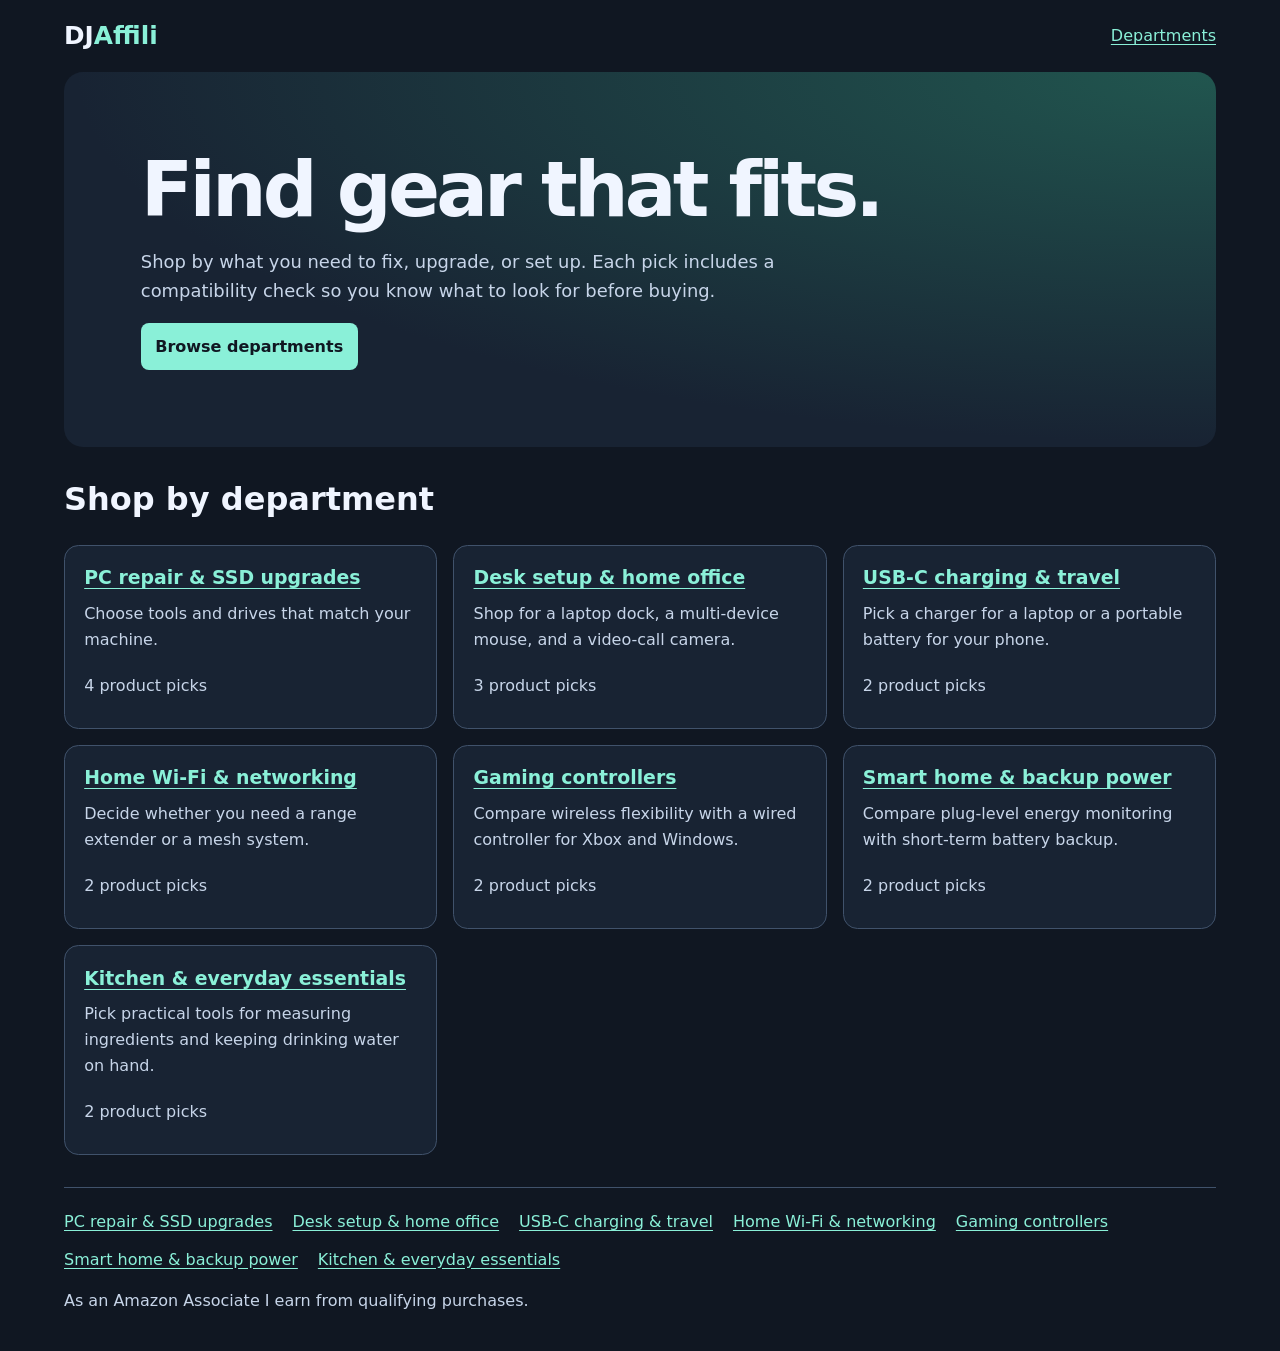
<file: index.html>
<!doctype html>
<html lang="en">
<head>
  <meta charset="utf-8">
  <meta name="viewport" content="width=device-width, initial-scale=1">
  <title>PC, Home &amp; Everyday Buying Guides | DJAffili</title>
  <meta name="description" content="Compare PC repair tools, desk gear, chargers, home Wi-Fi, gaming controllers, smart home gear, and kitchen essentials.">
  <link rel="canonical" href="https://djaffili.com/">
  <meta property="og:type" content="website">
  <meta property="og:title" content="PC, Home &amp; Everyday Buying Guides | DJAffili">
  <meta property="og:description" content="Compare PC repair tools, desk gear, chargers, home Wi-Fi, gaming controllers, smart home gear, and kitchen essentials.">
  <meta property="og:url" content="https://djaffili.com/">
  <link rel="stylesheet" href="/storefront.css">
  <script type="application/ld+json">{"@context":"https://schema.org","@type":"WebSite","name":"DJAffili","url":"https://djaffili.com/"}</script>
</head>
<body>
  <a class="skip" href="#main">Skip to content</a>
  <header class="shell header">
    <a class="brand" href="/">DJ<span>Affili</span></a>
    <nav aria-label="Main"><a href="/#departments">Departments</a></nav>
  </header>
  <main id="main" class="shell">
    <section class="hero">
      <h1>Find gear that fits.</h1>
      <p>Shop by what you need to fix, upgrade, or set up. Each pick includes a compatibility check so you know what to look for before buying.</p>
      <a class="button" href="#departments">Browse departments</a>
    </section>
    <section id="departments" class="section">
      <h2>Shop by department</h2>
      <div class="grid">
        <article class="card">
          <h3><a href="/shop/pc-repair.html">PC repair &amp; SSD upgrades</a></h3>
          <p>Choose tools and drives that match your machine.</p>
          <p class="count">4 product picks</p>
        </article>
        <article class="card">
          <h3><a href="/shop/desk-setup.html">Desk setup &amp; home office</a></h3>
          <p>Shop for a laptop dock, a multi-device mouse, and a video-call camera.</p>
          <p class="count">3 product picks</p>
        </article>
        <article class="card">
          <h3><a href="/shop/charging.html">USB-C charging &amp; travel</a></h3>
          <p>Pick a charger for a laptop or a portable battery for your phone.</p>
          <p class="count">2 product picks</p>
        </article>
        <article class="card">
          <h3><a href="/shop/home-networking.html">Home Wi-Fi &amp; networking</a></h3>
          <p>Decide whether you need a range extender or a mesh system.</p>
          <p class="count">2 product picks</p>
        </article>
        <article class="card">
          <h3><a href="/shop/gaming.html">Gaming controllers</a></h3>
          <p>Compare wireless flexibility with a wired controller for Xbox and Windows.</p>
          <p class="count">2 product picks</p>
        </article>
        <article class="card">
          <h3><a href="/shop/smart-home.html">Smart home &amp; backup power</a></h3>
          <p>Compare plug-level energy monitoring with short-term battery backup.</p>
          <p class="count">2 product picks</p>
        </article>
        <article class="card">
          <h3><a href="/shop/kitchen.html">Kitchen &amp; everyday essentials</a></h3>
          <p>Pick practical tools for measuring ingredients and keeping drinking water on hand.</p>
          <p class="count">2 product picks</p>
        </article>
      </div>
    </section>
  </main>
  <footer class="shell">
    <nav aria-label="Shop departments"><a href="/shop/pc-repair.html">PC repair &amp; SSD upgrades</a> <a href="/shop/desk-setup.html">Desk setup &amp; home office</a> <a href="/shop/charging.html">USB-C charging &amp; travel</a> <a href="/shop/home-networking.html">Home Wi-Fi &amp; networking</a> <a href="/shop/gaming.html">Gaming controllers</a> <a href="/shop/smart-home.html">Smart home &amp; backup power</a> <a href="/shop/kitchen.html">Kitchen &amp; everyday essentials</a></nav>
    <p>As an Amazon Associate I earn from qualifying purchases.</p>
  </footer>
</body>
</html>
</file>
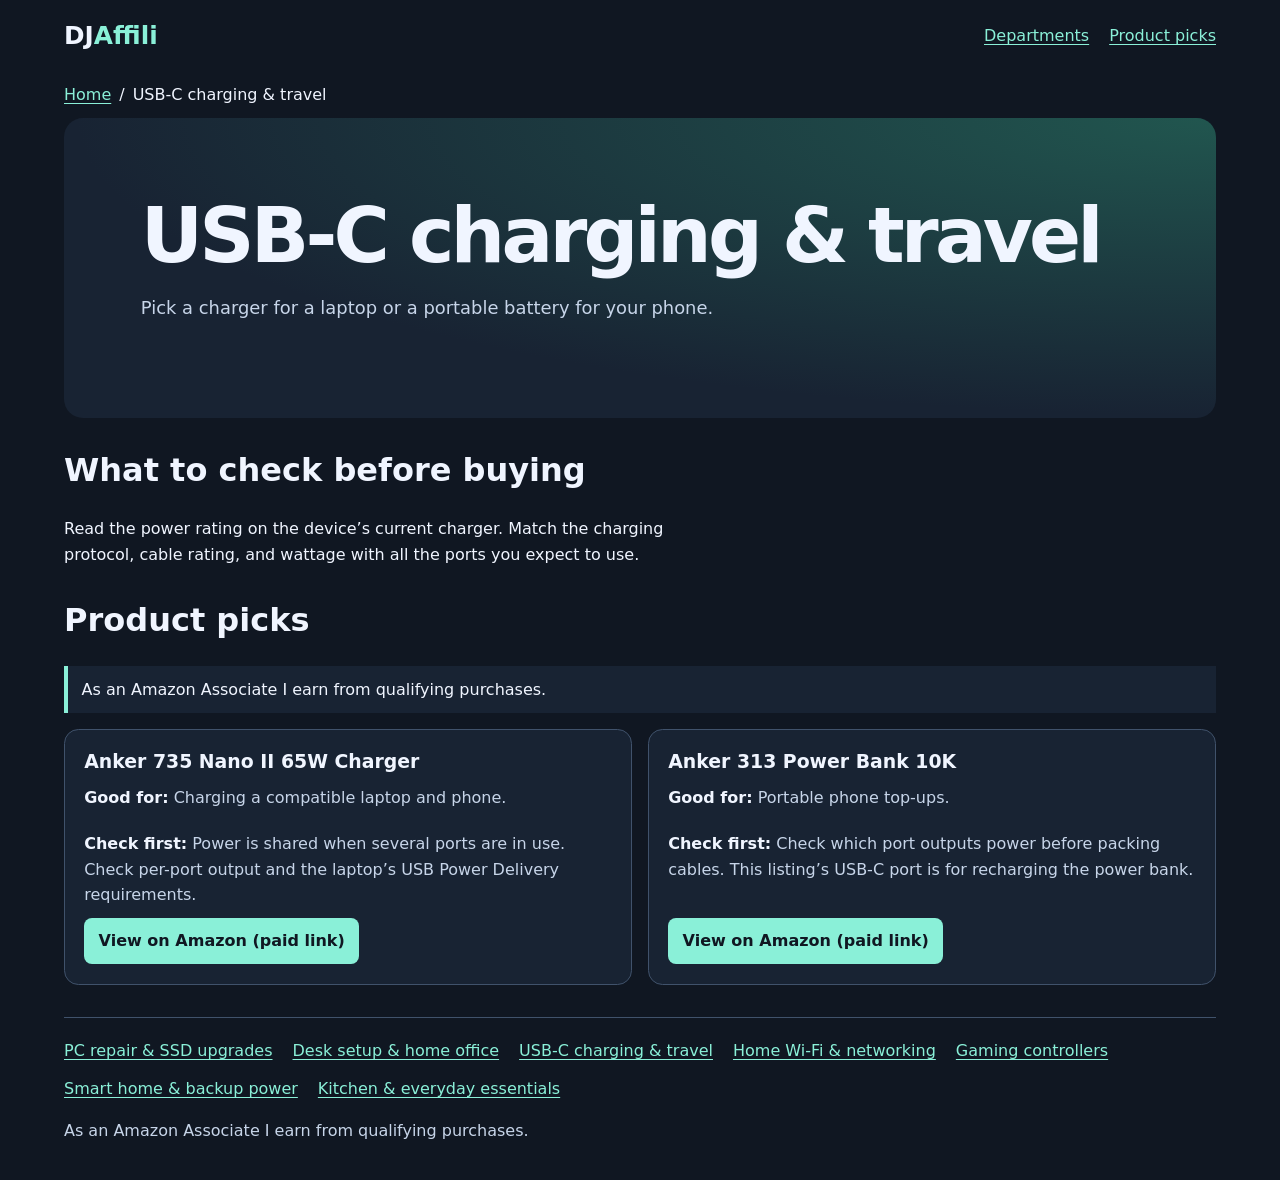
<file: shop/charging.html>
<!doctype html>
<html lang="en">
<head>
  <meta charset="utf-8">
  <meta name="viewport" content="width=device-width, initial-scale=1">
  <title>USB-C charging &amp; travel | DJAffili</title>
  <meta name="description" content="Pick a charger for a laptop or a portable battery for your phone.">
  <link rel="canonical" href="https://djaffili.com/shop/charging.html">
  <meta property="og:type" content="website">
  <meta property="og:title" content="USB-C charging &amp; travel | DJAffili">
  <meta property="og:description" content="Pick a charger for a laptop or a portable battery for your phone.">
  <meta property="og:url" content="https://djaffili.com/shop/charging.html">
  <link rel="stylesheet" href="/storefront.css">
  <script type="application/ld+json">{"@context":"https://schema.org","@type":"BreadcrumbList","itemListElement":[{"@type":"ListItem","position":1,"name":"Home","item":"https://djaffili.com/"},{"@type":"ListItem","position":2,"name":"USB-C charging & travel","item":"https://djaffili.com/shop/charging.html"}]}</script>
</head>
<body>
  <a class="skip" href="#main">Skip to content</a>
  <header class="shell header">
    <a class="brand" href="/">DJ<span>Affili</span></a>
    <nav aria-label="Main"><a href="/#departments">Departments</a> <a href="#picks">Product picks</a></nav>
  </header>
  <main id="main" class="shell">
    <nav class="crumb" aria-label="Breadcrumb"><a href="/">Home</a> / <span aria-current="page">USB-C charging &amp; travel</span></nav>
    <section class="hero">
      <h1>USB-C charging &amp; travel</h1>
      <p>Pick a charger for a laptop or a portable battery for your phone.</p>
    </section>
    <section class="section" aria-labelledby="guide">
      <h2 id="guide">What to check before buying</h2>
      <p class="guide">Read the power rating on the device’s current charger. Match the charging protocol, cable rating, and wattage with all the ports you expect to use.</p>
    </section>
    <section id="picks" class="section">
      <h2>Product picks</h2>
      <p class="disclosure">As an Amazon Associate I earn from qualifying purchases.</p>
      <div class="grid">
        <article class="card">
          <h3>Anker 735 Nano II 65W Charger</h3>
          <p><strong>Good for:</strong> Charging a compatible laptop and phone.</p>
          <p><strong>Check first:</strong> Power is shared when several ports are in use. Check per-port output and the laptop’s USB Power Delivery requirements.</p>
          <a class="button" href="https://www.amazon.com/dp/B09C5RG6KV/ref=nosim?tag=djaffili-20" rel="sponsored">View on Amazon (paid link)</a>
        </article>
        <article class="card">
          <h3>Anker 313 Power Bank 10K</h3>
          <p><strong>Good for:</strong> Portable phone top-ups.</p>
          <p><strong>Check first:</strong> Check which port outputs power before packing cables. This listing’s USB-C port is for recharging the power bank.</p>
          <a class="button" href="https://www.amazon.com/dp/B07QXV6N1B/ref=nosim?tag=djaffili-20" rel="sponsored">View on Amazon (paid link)</a>
        </article>
      </div>
    </section>
  </main>
  <footer class="shell">
    <nav aria-label="Shop departments"><a href="/shop/pc-repair.html">PC repair &amp; SSD upgrades</a> <a href="/shop/desk-setup.html">Desk setup &amp; home office</a> <a href="/shop/charging.html">USB-C charging &amp; travel</a> <a href="/shop/home-networking.html">Home Wi-Fi &amp; networking</a> <a href="/shop/gaming.html">Gaming controllers</a> <a href="/shop/smart-home.html">Smart home &amp; backup power</a> <a href="/shop/kitchen.html">Kitchen &amp; everyday essentials</a></nav>
    <p>As an Amazon Associate I earn from qualifying purchases.</p>
  </footer>
</body>
</html>
</file>
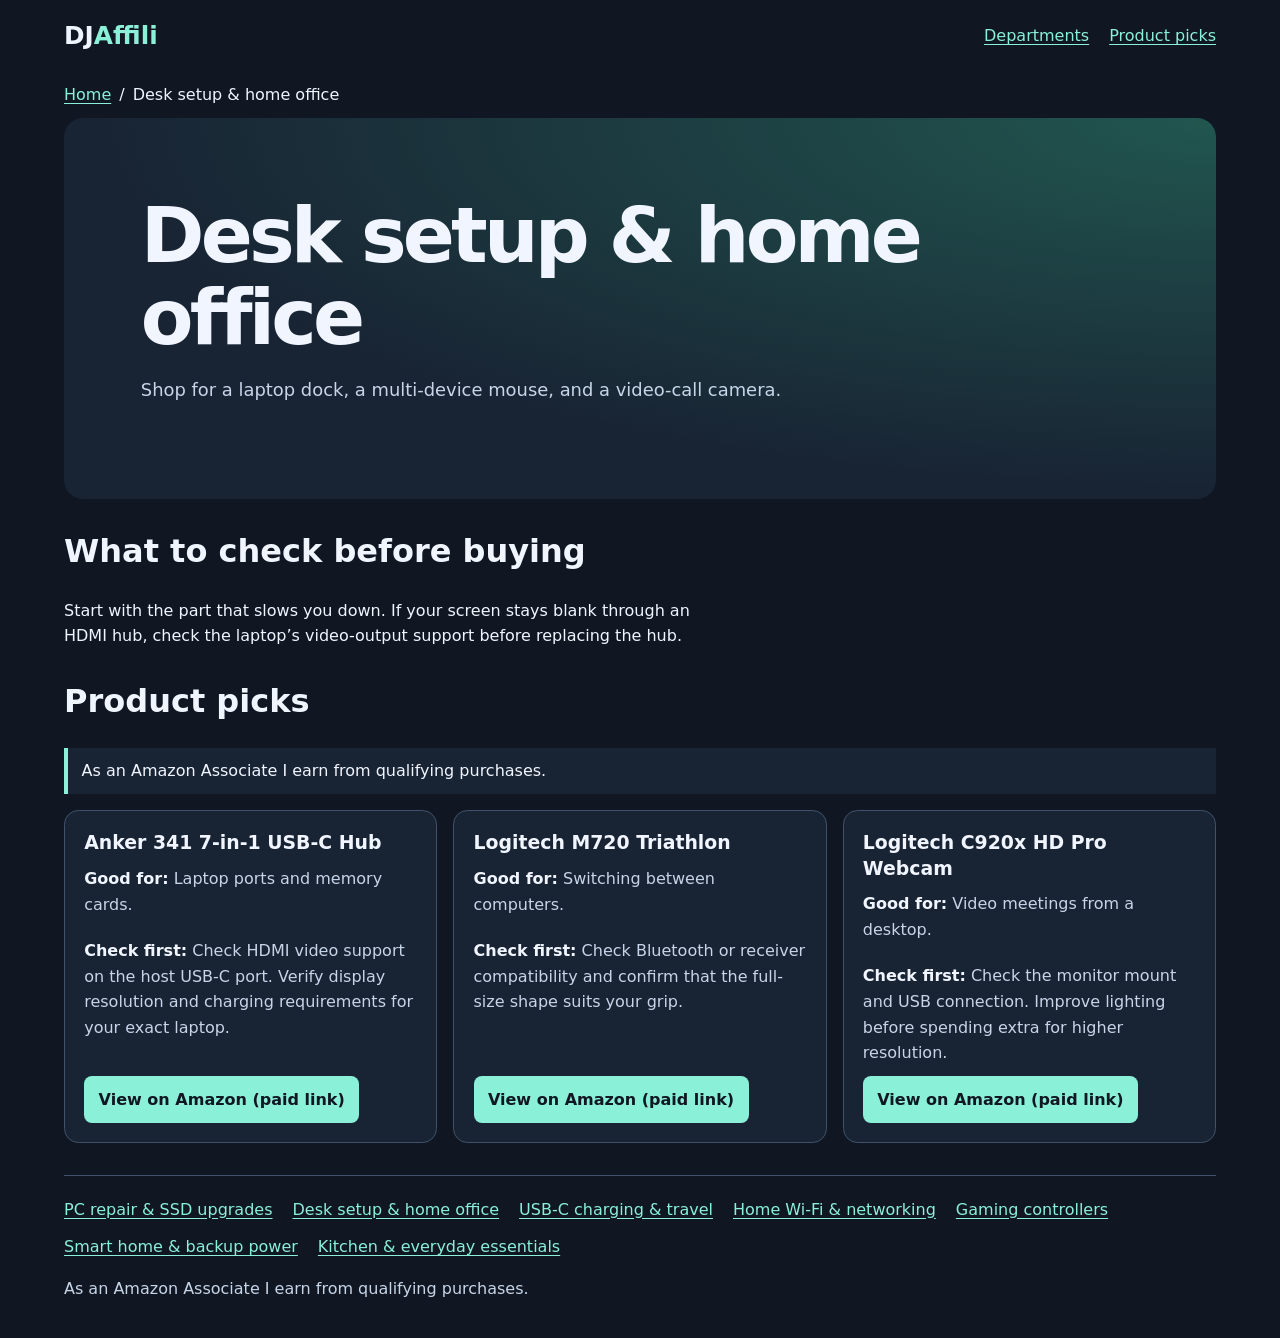
<file: shop/desk-setup.html>
<!doctype html>
<html lang="en">
<head>
  <meta charset="utf-8">
  <meta name="viewport" content="width=device-width, initial-scale=1">
  <title>Desk setup &amp; home office | DJAffili</title>
  <meta name="description" content="Shop for a laptop dock, a multi-device mouse, and a video-call camera.">
  <link rel="canonical" href="https://djaffili.com/shop/desk-setup.html">
  <meta property="og:type" content="website">
  <meta property="og:title" content="Desk setup &amp; home office | DJAffili">
  <meta property="og:description" content="Shop for a laptop dock, a multi-device mouse, and a video-call camera.">
  <meta property="og:url" content="https://djaffili.com/shop/desk-setup.html">
  <link rel="stylesheet" href="/storefront.css">
  <script type="application/ld+json">{"@context":"https://schema.org","@type":"BreadcrumbList","itemListElement":[{"@type":"ListItem","position":1,"name":"Home","item":"https://djaffili.com/"},{"@type":"ListItem","position":2,"name":"Desk setup & home office","item":"https://djaffili.com/shop/desk-setup.html"}]}</script>
</head>
<body>
  <a class="skip" href="#main">Skip to content</a>
  <header class="shell header">
    <a class="brand" href="/">DJ<span>Affili</span></a>
    <nav aria-label="Main"><a href="/#departments">Departments</a> <a href="#picks">Product picks</a></nav>
  </header>
  <main id="main" class="shell">
    <nav class="crumb" aria-label="Breadcrumb"><a href="/">Home</a> / <span aria-current="page">Desk setup &amp; home office</span></nav>
    <section class="hero">
      <h1>Desk setup &amp; home office</h1>
      <p>Shop for a laptop dock, a multi-device mouse, and a video-call camera.</p>
    </section>
    <section class="section" aria-labelledby="guide">
      <h2 id="guide">What to check before buying</h2>
      <p class="guide">Start with the part that slows you down. If your screen stays blank through an HDMI hub, check the laptop’s video-output support before replacing the hub.</p>
    </section>
    <section id="picks" class="section">
      <h2>Product picks</h2>
      <p class="disclosure">As an Amazon Associate I earn from qualifying purchases.</p>
      <div class="grid">
        <article class="card">
          <h3>Anker 341 7-in-1 USB-C Hub</h3>
          <p><strong>Good for:</strong> Laptop ports and memory cards.</p>
          <p><strong>Check first:</strong> Check HDMI video support on the host USB-C port. Verify display resolution and charging requirements for your exact laptop.</p>
          <a class="button" href="https://www.amazon.com/dp/B07ZVKTP53/ref=nosim?tag=djaffili-20" rel="sponsored">View on Amazon (paid link)</a>
        </article>
        <article class="card">
          <h3>Logitech M720 Triathlon</h3>
          <p><strong>Good for:</strong> Switching between computers.</p>
          <p><strong>Check first:</strong> Check Bluetooth or receiver compatibility and confirm that the full-size shape suits your grip.</p>
          <a class="button" href="https://www.amazon.com/dp/B01LF37K80/ref=nosim?tag=djaffili-20" rel="sponsored">View on Amazon (paid link)</a>
        </article>
        <article class="card">
          <h3>Logitech C920x HD Pro Webcam</h3>
          <p><strong>Good for:</strong> Video meetings from a desktop.</p>
          <p><strong>Check first:</strong> Check the monitor mount and USB connection. Improve lighting before spending extra for higher resolution.</p>
          <a class="button" href="https://www.amazon.com/dp/B085TFF7M1/ref=nosim?tag=djaffili-20" rel="sponsored">View on Amazon (paid link)</a>
        </article>
      </div>
    </section>
  </main>
  <footer class="shell">
    <nav aria-label="Shop departments"><a href="/shop/pc-repair.html">PC repair &amp; SSD upgrades</a> <a href="/shop/desk-setup.html">Desk setup &amp; home office</a> <a href="/shop/charging.html">USB-C charging &amp; travel</a> <a href="/shop/home-networking.html">Home Wi-Fi &amp; networking</a> <a href="/shop/gaming.html">Gaming controllers</a> <a href="/shop/smart-home.html">Smart home &amp; backup power</a> <a href="/shop/kitchen.html">Kitchen &amp; everyday essentials</a></nav>
    <p>As an Amazon Associate I earn from qualifying purchases.</p>
  </footer>
</body>
</html>
</file>
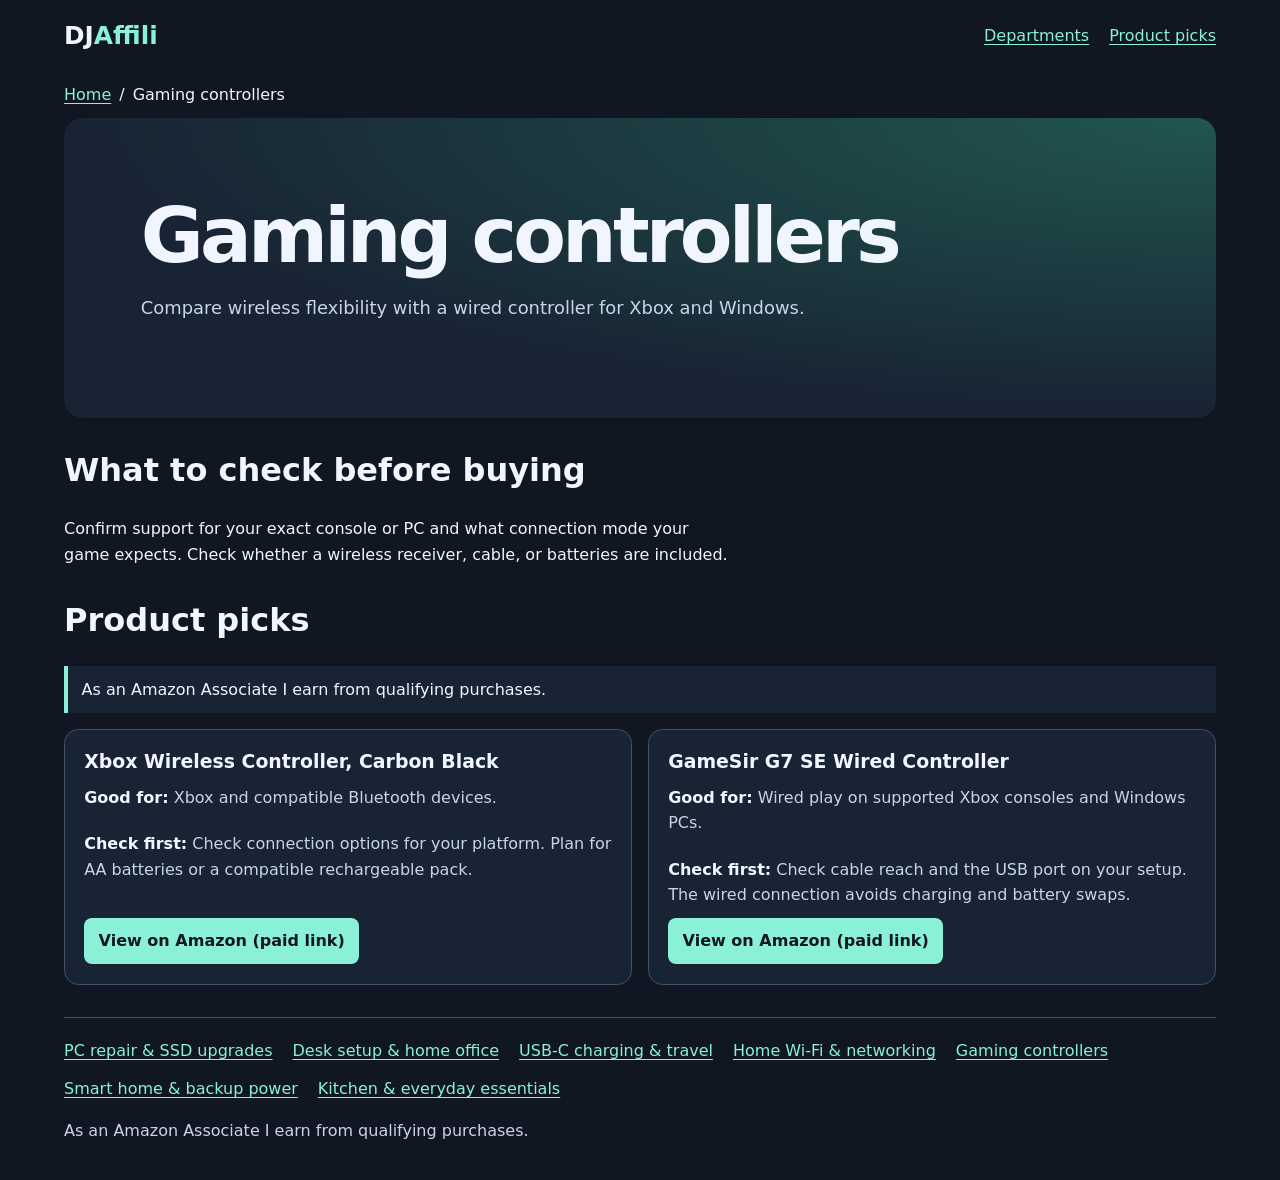
<file: shop/gaming.html>
<!doctype html>
<html lang="en">
<head>
  <meta charset="utf-8">
  <meta name="viewport" content="width=device-width, initial-scale=1">
  <title>Gaming controllers | DJAffili</title>
  <meta name="description" content="Compare wireless flexibility with a wired controller for Xbox and Windows.">
  <link rel="canonical" href="https://djaffili.com/shop/gaming.html">
  <meta property="og:type" content="website">
  <meta property="og:title" content="Gaming controllers | DJAffili">
  <meta property="og:description" content="Compare wireless flexibility with a wired controller for Xbox and Windows.">
  <meta property="og:url" content="https://djaffili.com/shop/gaming.html">
  <link rel="stylesheet" href="/storefront.css">
  <script type="application/ld+json">{"@context":"https://schema.org","@type":"BreadcrumbList","itemListElement":[{"@type":"ListItem","position":1,"name":"Home","item":"https://djaffili.com/"},{"@type":"ListItem","position":2,"name":"Gaming controllers","item":"https://djaffili.com/shop/gaming.html"}]}</script>
</head>
<body>
  <a class="skip" href="#main">Skip to content</a>
  <header class="shell header">
    <a class="brand" href="/">DJ<span>Affili</span></a>
    <nav aria-label="Main"><a href="/#departments">Departments</a> <a href="#picks">Product picks</a></nav>
  </header>
  <main id="main" class="shell">
    <nav class="crumb" aria-label="Breadcrumb"><a href="/">Home</a> / <span aria-current="page">Gaming controllers</span></nav>
    <section class="hero">
      <h1>Gaming controllers</h1>
      <p>Compare wireless flexibility with a wired controller for Xbox and Windows.</p>
    </section>
    <section class="section" aria-labelledby="guide">
      <h2 id="guide">What to check before buying</h2>
      <p class="guide">Confirm support for your exact console or PC and what connection mode your game expects. Check whether a wireless receiver, cable, or batteries are included.</p>
    </section>
    <section id="picks" class="section">
      <h2>Product picks</h2>
      <p class="disclosure">As an Amazon Associate I earn from qualifying purchases.</p>
      <div class="grid">
        <article class="card">
          <h3>Xbox Wireless Controller, Carbon Black</h3>
          <p><strong>Good for:</strong> Xbox and compatible Bluetooth devices.</p>
          <p><strong>Check first:</strong> Check connection options for your platform. Plan for AA batteries or a compatible rechargeable pack.</p>
          <a class="button" href="https://www.amazon.com/dp/B08DF248LD/ref=nosim?tag=djaffili-20" rel="sponsored">View on Amazon (paid link)</a>
        </article>
        <article class="card">
          <h3>GameSir G7 SE Wired Controller</h3>
          <p><strong>Good for:</strong> Wired play on supported Xbox consoles and Windows PCs.</p>
          <p><strong>Check first:</strong> Check cable reach and the USB port on your setup. The wired connection avoids charging and battery swaps.</p>
          <a class="button" href="https://www.amazon.com/dp/B0C7GW9F88/ref=nosim?tag=djaffili-20" rel="sponsored">View on Amazon (paid link)</a>
        </article>
      </div>
    </section>
  </main>
  <footer class="shell">
    <nav aria-label="Shop departments"><a href="/shop/pc-repair.html">PC repair &amp; SSD upgrades</a> <a href="/shop/desk-setup.html">Desk setup &amp; home office</a> <a href="/shop/charging.html">USB-C charging &amp; travel</a> <a href="/shop/home-networking.html">Home Wi-Fi &amp; networking</a> <a href="/shop/gaming.html">Gaming controllers</a> <a href="/shop/smart-home.html">Smart home &amp; backup power</a> <a href="/shop/kitchen.html">Kitchen &amp; everyday essentials</a></nav>
    <p>As an Amazon Associate I earn from qualifying purchases.</p>
  </footer>
</body>
</html>
</file>
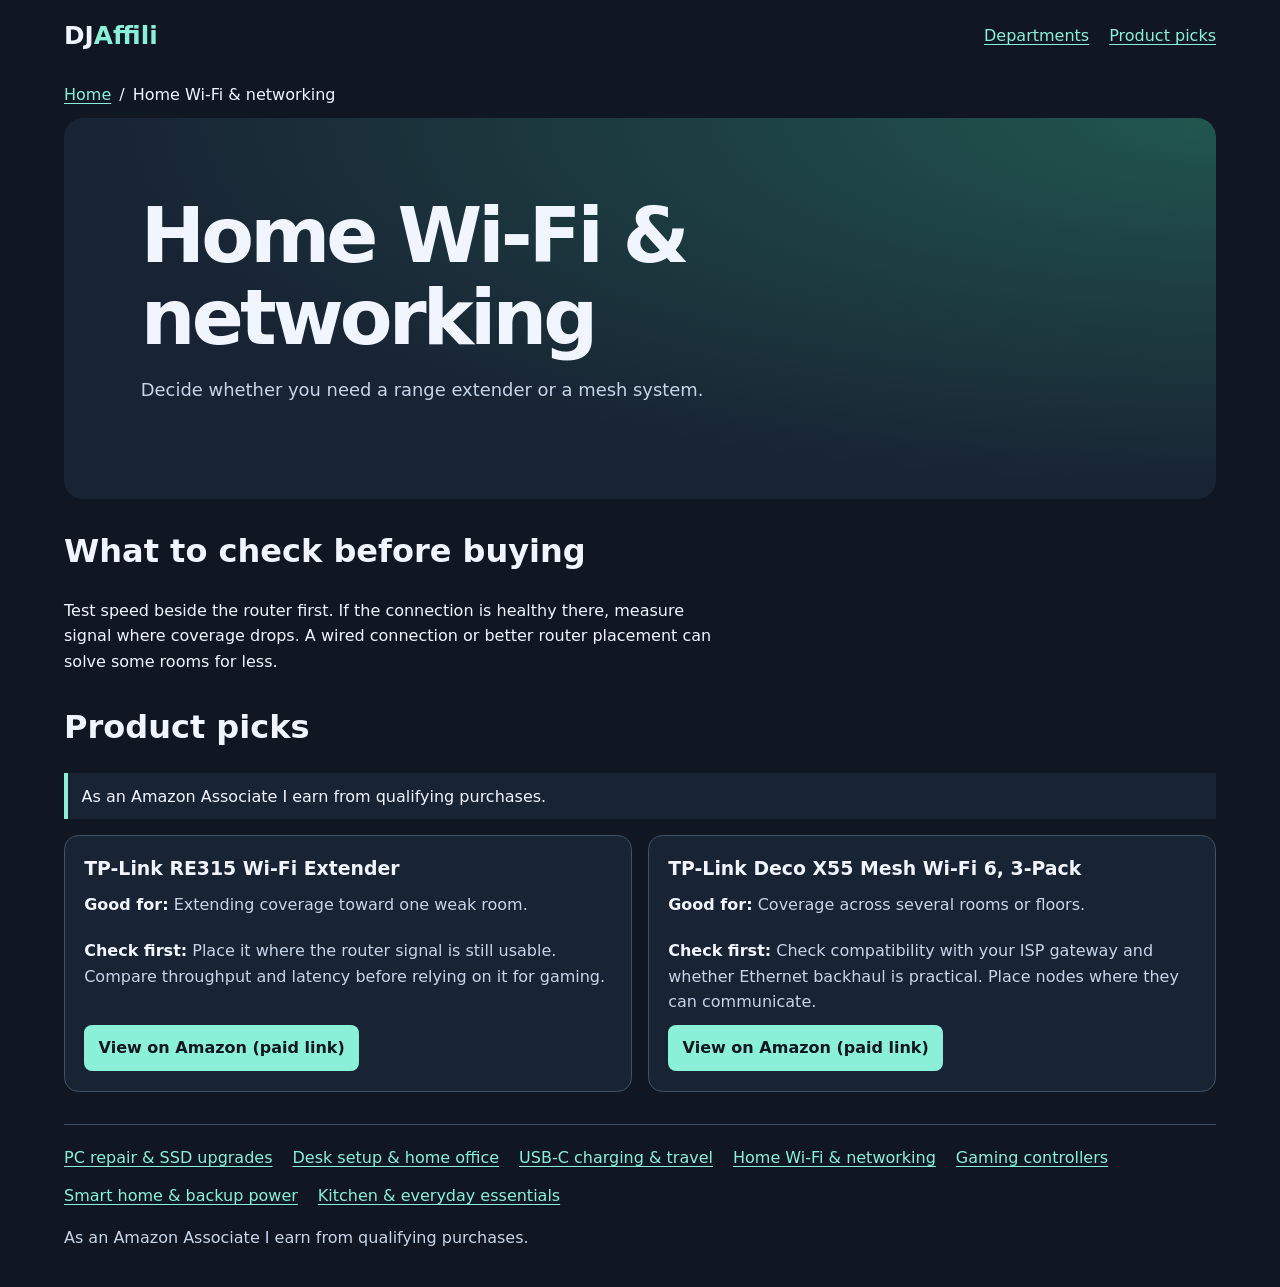
<file: shop/home-networking.html>
<!doctype html>
<html lang="en">
<head>
  <meta charset="utf-8">
  <meta name="viewport" content="width=device-width, initial-scale=1">
  <title>Home Wi-Fi &amp; networking | DJAffili</title>
  <meta name="description" content="Decide whether you need a range extender or a mesh system.">
  <link rel="canonical" href="https://djaffili.com/shop/home-networking.html">
  <meta property="og:type" content="website">
  <meta property="og:title" content="Home Wi-Fi &amp; networking | DJAffili">
  <meta property="og:description" content="Decide whether you need a range extender or a mesh system.">
  <meta property="og:url" content="https://djaffili.com/shop/home-networking.html">
  <link rel="stylesheet" href="/storefront.css">
  <script type="application/ld+json">{"@context":"https://schema.org","@type":"BreadcrumbList","itemListElement":[{"@type":"ListItem","position":1,"name":"Home","item":"https://djaffili.com/"},{"@type":"ListItem","position":2,"name":"Home Wi-Fi & networking","item":"https://djaffili.com/shop/home-networking.html"}]}</script>
</head>
<body>
  <a class="skip" href="#main">Skip to content</a>
  <header class="shell header">
    <a class="brand" href="/">DJ<span>Affili</span></a>
    <nav aria-label="Main"><a href="/#departments">Departments</a> <a href="#picks">Product picks</a></nav>
  </header>
  <main id="main" class="shell">
    <nav class="crumb" aria-label="Breadcrumb"><a href="/">Home</a> / <span aria-current="page">Home Wi-Fi &amp; networking</span></nav>
    <section class="hero">
      <h1>Home Wi-Fi &amp; networking</h1>
      <p>Decide whether you need a range extender or a mesh system.</p>
    </section>
    <section class="section" aria-labelledby="guide">
      <h2 id="guide">What to check before buying</h2>
      <p class="guide">Test speed beside the router first. If the connection is healthy there, measure signal where coverage drops. A wired connection or better router placement can solve some rooms for less.</p>
    </section>
    <section id="picks" class="section">
      <h2>Product picks</h2>
      <p class="disclosure">As an Amazon Associate I earn from qualifying purchases.</p>
      <div class="grid">
        <article class="card">
          <h3>TP-Link RE315 Wi-Fi Extender</h3>
          <p><strong>Good for:</strong> Extending coverage toward one weak room.</p>
          <p><strong>Check first:</strong> Place it where the router signal is still usable. Compare throughput and latency before relying on it for gaming.</p>
          <a class="button" href="https://www.amazon.com/dp/B08RHD97QY/ref=nosim?tag=djaffili-20" rel="sponsored">View on Amazon (paid link)</a>
        </article>
        <article class="card">
          <h3>TP-Link Deco X55 Mesh Wi-Fi 6, 3-Pack</h3>
          <p><strong>Good for:</strong> Coverage across several rooms or floors.</p>
          <p><strong>Check first:</strong> Check compatibility with your ISP gateway and whether Ethernet backhaul is practical. Place nodes where they can communicate.</p>
          <a class="button" href="https://www.amazon.com/dp/B09PRB1MZM/ref=nosim?tag=djaffili-20" rel="sponsored">View on Amazon (paid link)</a>
        </article>
      </div>
    </section>
  </main>
  <footer class="shell">
    <nav aria-label="Shop departments"><a href="/shop/pc-repair.html">PC repair &amp; SSD upgrades</a> <a href="/shop/desk-setup.html">Desk setup &amp; home office</a> <a href="/shop/charging.html">USB-C charging &amp; travel</a> <a href="/shop/home-networking.html">Home Wi-Fi &amp; networking</a> <a href="/shop/gaming.html">Gaming controllers</a> <a href="/shop/smart-home.html">Smart home &amp; backup power</a> <a href="/shop/kitchen.html">Kitchen &amp; everyday essentials</a></nav>
    <p>As an Amazon Associate I earn from qualifying purchases.</p>
  </footer>
</body>
</html>
</file>
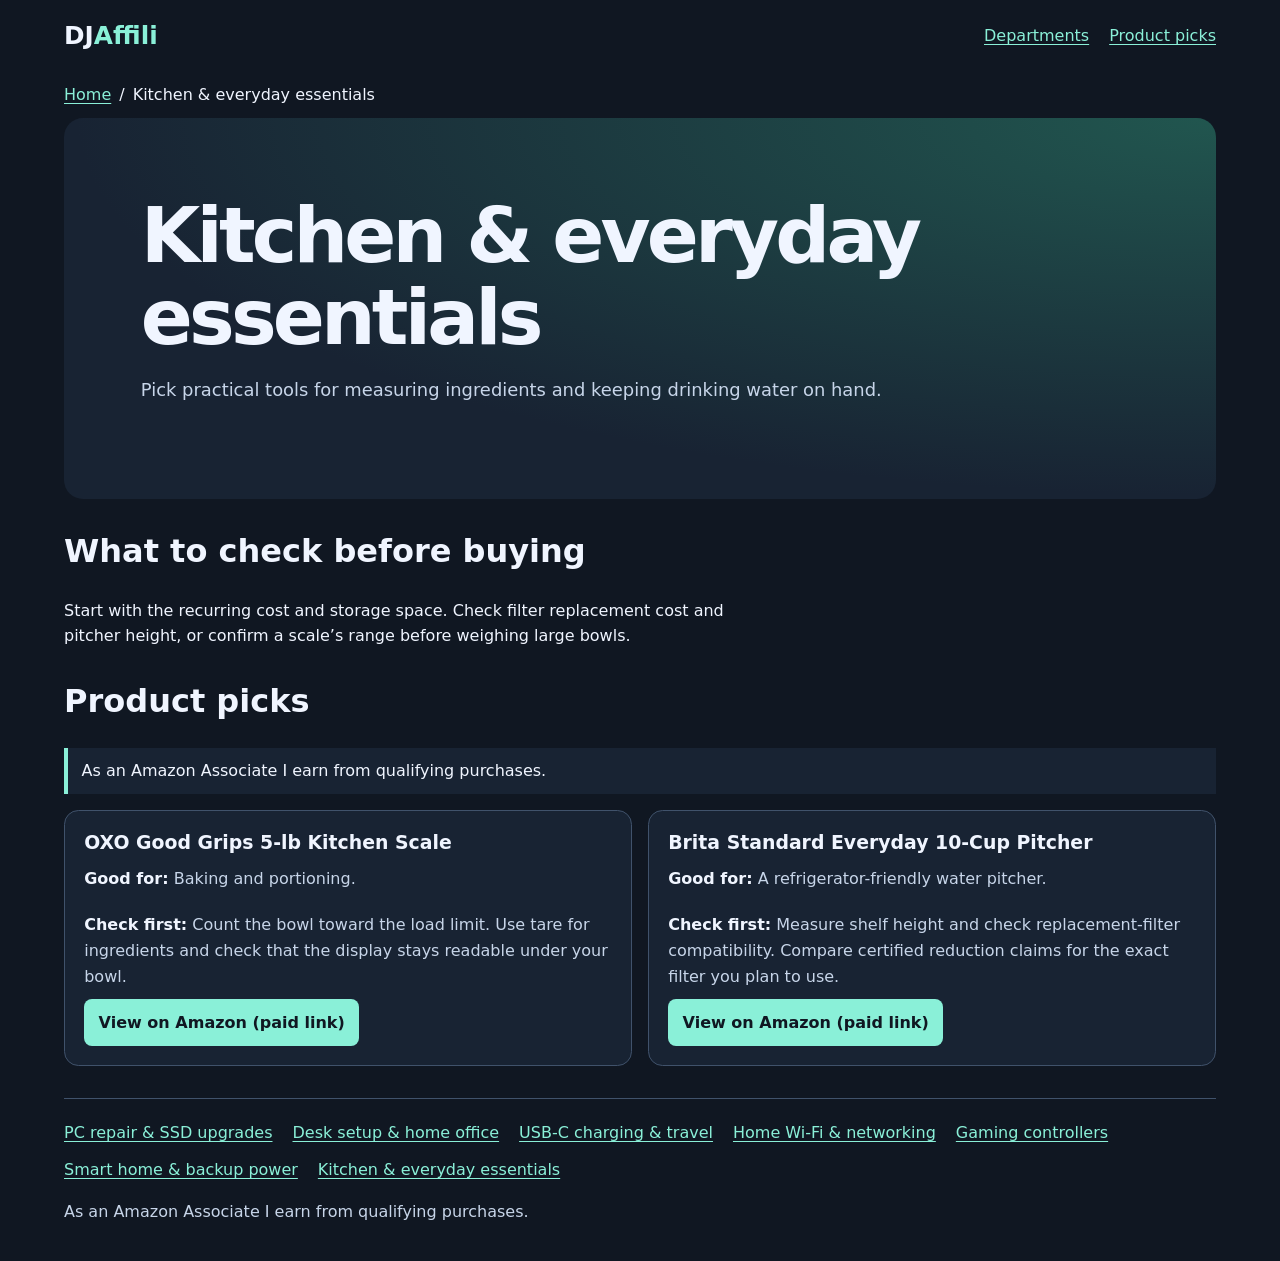
<file: shop/kitchen.html>
<!doctype html>
<html lang="en">
<head>
  <meta charset="utf-8">
  <meta name="viewport" content="width=device-width, initial-scale=1">
  <title>Kitchen &amp; everyday essentials | DJAffili</title>
  <meta name="description" content="Pick practical tools for measuring ingredients and keeping drinking water on hand.">
  <link rel="canonical" href="https://djaffili.com/shop/kitchen.html">
  <meta property="og:type" content="website">
  <meta property="og:title" content="Kitchen &amp; everyday essentials | DJAffili">
  <meta property="og:description" content="Pick practical tools for measuring ingredients and keeping drinking water on hand.">
  <meta property="og:url" content="https://djaffili.com/shop/kitchen.html">
  <link rel="stylesheet" href="/storefront.css">
  <script type="application/ld+json">{"@context":"https://schema.org","@type":"BreadcrumbList","itemListElement":[{"@type":"ListItem","position":1,"name":"Home","item":"https://djaffili.com/"},{"@type":"ListItem","position":2,"name":"Kitchen & everyday essentials","item":"https://djaffili.com/shop/kitchen.html"}]}</script>
</head>
<body>
  <a class="skip" href="#main">Skip to content</a>
  <header class="shell header">
    <a class="brand" href="/">DJ<span>Affili</span></a>
    <nav aria-label="Main"><a href="/#departments">Departments</a> <a href="#picks">Product picks</a></nav>
  </header>
  <main id="main" class="shell">
    <nav class="crumb" aria-label="Breadcrumb"><a href="/">Home</a> / <span aria-current="page">Kitchen &amp; everyday essentials</span></nav>
    <section class="hero">
      <h1>Kitchen &amp; everyday essentials</h1>
      <p>Pick practical tools for measuring ingredients and keeping drinking water on hand.</p>
    </section>
    <section class="section" aria-labelledby="guide">
      <h2 id="guide">What to check before buying</h2>
      <p class="guide">Start with the recurring cost and storage space. Check filter replacement cost and pitcher height, or confirm a scale’s range before weighing large bowls.</p>
    </section>
    <section id="picks" class="section">
      <h2>Product picks</h2>
      <p class="disclosure">As an Amazon Associate I earn from qualifying purchases.</p>
      <div class="grid">
        <article class="card">
          <h3>OXO Good Grips 5-lb Kitchen Scale</h3>
          <p><strong>Good for:</strong> Baking and portioning.</p>
          <p><strong>Check first:</strong> Count the bowl toward the load limit. Use tare for ingredients and check that the display stays readable under your bowl.</p>
          <a class="button" href="https://www.amazon.com/dp/B08F93MQ1X/ref=nosim?tag=djaffili-20" rel="sponsored">View on Amazon (paid link)</a>
        </article>
        <article class="card">
          <h3>Brita Standard Everyday 10-Cup Pitcher</h3>
          <p><strong>Good for:</strong> A refrigerator-friendly water pitcher.</p>
          <p><strong>Check first:</strong> Measure shelf height and check replacement-filter compatibility. Compare certified reduction claims for the exact filter you plan to use.</p>
          <a class="button" href="https://www.amazon.com/dp/B004GNGID0/ref=nosim?tag=djaffili-20" rel="sponsored">View on Amazon (paid link)</a>
        </article>
      </div>
    </section>
  </main>
  <footer class="shell">
    <nav aria-label="Shop departments"><a href="/shop/pc-repair.html">PC repair &amp; SSD upgrades</a> <a href="/shop/desk-setup.html">Desk setup &amp; home office</a> <a href="/shop/charging.html">USB-C charging &amp; travel</a> <a href="/shop/home-networking.html">Home Wi-Fi &amp; networking</a> <a href="/shop/gaming.html">Gaming controllers</a> <a href="/shop/smart-home.html">Smart home &amp; backup power</a> <a href="/shop/kitchen.html">Kitchen &amp; everyday essentials</a></nav>
    <p>As an Amazon Associate I earn from qualifying purchases.</p>
  </footer>
</body>
</html>
</file>
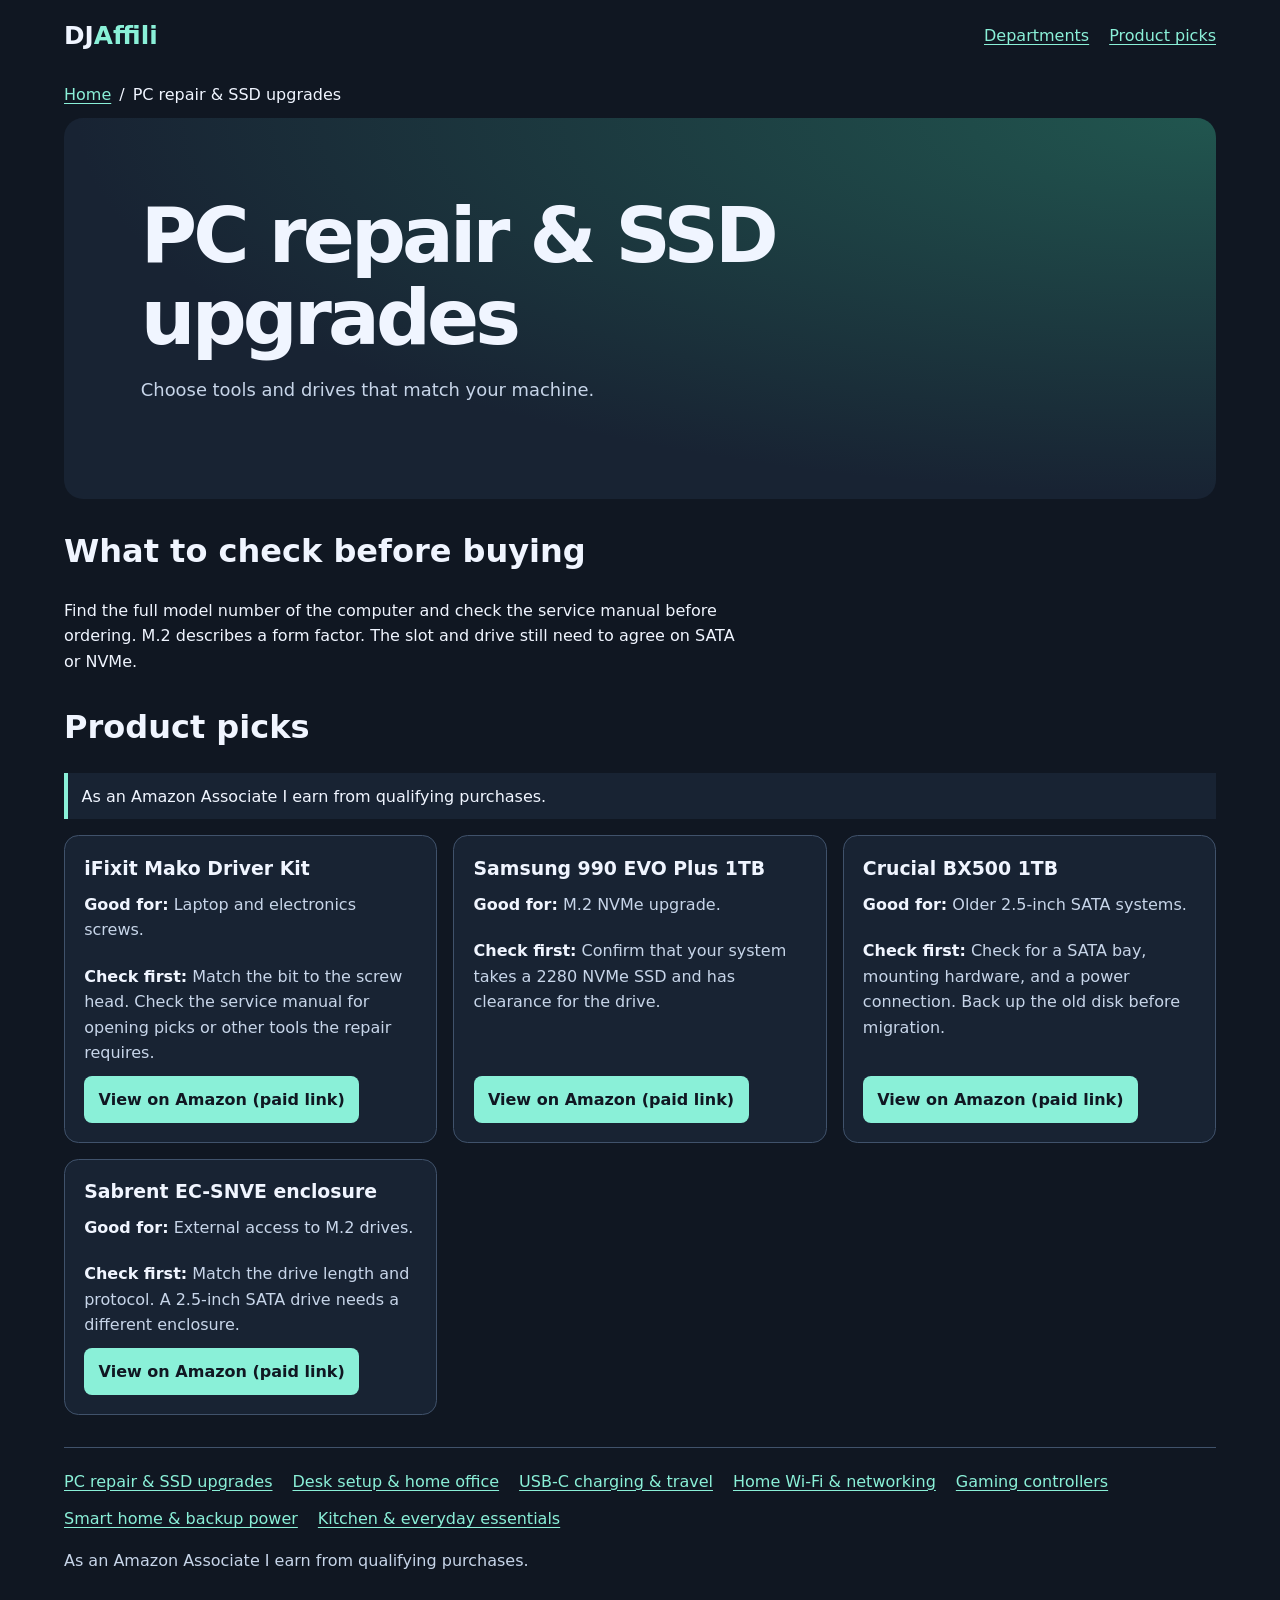
<file: shop/pc-repair.html>
<!doctype html>
<html lang="en">
<head>
  <meta charset="utf-8">
  <meta name="viewport" content="width=device-width, initial-scale=1">
  <title>PC repair &amp; SSD upgrades | DJAffili</title>
  <meta name="description" content="Choose tools and drives that match your machine.">
  <link rel="canonical" href="https://djaffili.com/shop/pc-repair.html">
  <meta property="og:type" content="website">
  <meta property="og:title" content="PC repair &amp; SSD upgrades | DJAffili">
  <meta property="og:description" content="Choose tools and drives that match your machine.">
  <meta property="og:url" content="https://djaffili.com/shop/pc-repair.html">
  <link rel="stylesheet" href="/storefront.css">
  <script type="application/ld+json">{"@context":"https://schema.org","@type":"BreadcrumbList","itemListElement":[{"@type":"ListItem","position":1,"name":"Home","item":"https://djaffili.com/"},{"@type":"ListItem","position":2,"name":"PC repair & SSD upgrades","item":"https://djaffili.com/shop/pc-repair.html"}]}</script>
</head>
<body>
  <a class="skip" href="#main">Skip to content</a>
  <header class="shell header">
    <a class="brand" href="/">DJ<span>Affili</span></a>
    <nav aria-label="Main"><a href="/#departments">Departments</a> <a href="#picks">Product picks</a></nav>
  </header>
  <main id="main" class="shell">
    <nav class="crumb" aria-label="Breadcrumb"><a href="/">Home</a> / <span aria-current="page">PC repair &amp; SSD upgrades</span></nav>
    <section class="hero">
      <h1>PC repair &amp; SSD upgrades</h1>
      <p>Choose tools and drives that match your machine.</p>
    </section>
    <section class="section" aria-labelledby="guide">
      <h2 id="guide">What to check before buying</h2>
      <p class="guide">Find the full model number of the computer and check the service manual before ordering. M.2 describes a form factor. The slot and drive still need to agree on SATA or NVMe.</p>
    </section>
    <section id="picks" class="section">
      <h2>Product picks</h2>
      <p class="disclosure">As an Amazon Associate I earn from qualifying purchases.</p>
      <div class="grid">
        <article class="card">
          <h3>iFixit Mako Driver Kit</h3>
          <p><strong>Good for:</strong> Laptop and electronics screws.</p>
          <p><strong>Check first:</strong> Match the bit to the screw head. Check the service manual for opening picks or other tools the repair requires.</p>
          <a class="button" href="https://www.amazon.com/iFixit-IF145-299-4-Driver-Bit-64pc/dp/B0189YWOIO?&amp;linkCode=ll2&amp;tag=djaffili-20&amp;linkId=e2bad97daf8c2619d116443cac29c13c&amp;language=en_US&amp;gaOptInStatus=true&amp;ref_=as_li_ss_tl" rel="sponsored">View on Amazon (paid link)</a>
        </article>
        <article class="card">
          <h3>Samsung 990 EVO Plus 1TB</h3>
          <p><strong>Good for:</strong> M.2 NVMe upgrade.</p>
          <p><strong>Check first:</strong> Confirm that your system takes a 2280 NVMe SSD and has clearance for the drive.</p>
          <a class="button" href="https://www.amazon.com/Samsung-Technology-Intelligent-Turbowrite-MZ-V9S1T0B/dp/B0DHLFWBQ1?th=1&amp;linkCode=ll2&amp;tag=djaffili-20&amp;linkId=828c5e4254d842c2267eeb2ee1829c02&amp;language=en_US&amp;gaOptInStatus=true&amp;ref_=as_li_ss_tl" rel="sponsored">View on Amazon (paid link)</a>
        </article>
        <article class="card">
          <h3>Crucial BX500 1TB</h3>
          <p><strong>Good for:</strong> Older 2.5-inch SATA systems.</p>
          <p><strong>Check first:</strong> Check for a SATA bay, mounting hardware, and a power connection. Back up the old disk before migration.</p>
          <a class="button" href="https://www.amazon.com/Crucial-BX500-NAND-2-5-Inch-Internal/dp/B07YD579WM?th=1&amp;linkCode=ll2&amp;tag=djaffili-20&amp;linkId=e2a738671e6fc88e2aa2540328bdf40b&amp;language=en_US&amp;gaOptInStatus=true&amp;ref_=as_li_ss_tl" rel="sponsored">View on Amazon (paid link)</a>
        </article>
        <article class="card">
          <h3>Sabrent EC-SNVE enclosure</h3>
          <p><strong>Good for:</strong> External access to M.2 drives.</p>
          <p><strong>Check first:</strong> Match the drive length and protocol. A 2.5-inch SATA drive needs a different enclosure.</p>
          <a class="button" href="https://www.amazon.com/Sabrent-Type-C-Tool-Free-Enclosure-EC-SNVE/dp/B08RVC6F9Y?th=1&amp;linkCode=ll2&amp;tag=djaffili-20&amp;linkId=68a4892951932836daf30a955341c2b9&amp;language=en_US&amp;gaOptInStatus=true&amp;ref_=as_li_ss_tl" rel="sponsored">View on Amazon (paid link)</a>
        </article>
      </div>
    </section>
  </main>
  <footer class="shell">
    <nav aria-label="Shop departments"><a href="/shop/pc-repair.html">PC repair &amp; SSD upgrades</a> <a href="/shop/desk-setup.html">Desk setup &amp; home office</a> <a href="/shop/charging.html">USB-C charging &amp; travel</a> <a href="/shop/home-networking.html">Home Wi-Fi &amp; networking</a> <a href="/shop/gaming.html">Gaming controllers</a> <a href="/shop/smart-home.html">Smart home &amp; backup power</a> <a href="/shop/kitchen.html">Kitchen &amp; everyday essentials</a></nav>
    <p>As an Amazon Associate I earn from qualifying purchases.</p>
  </footer>
</body>
</html>
</file>
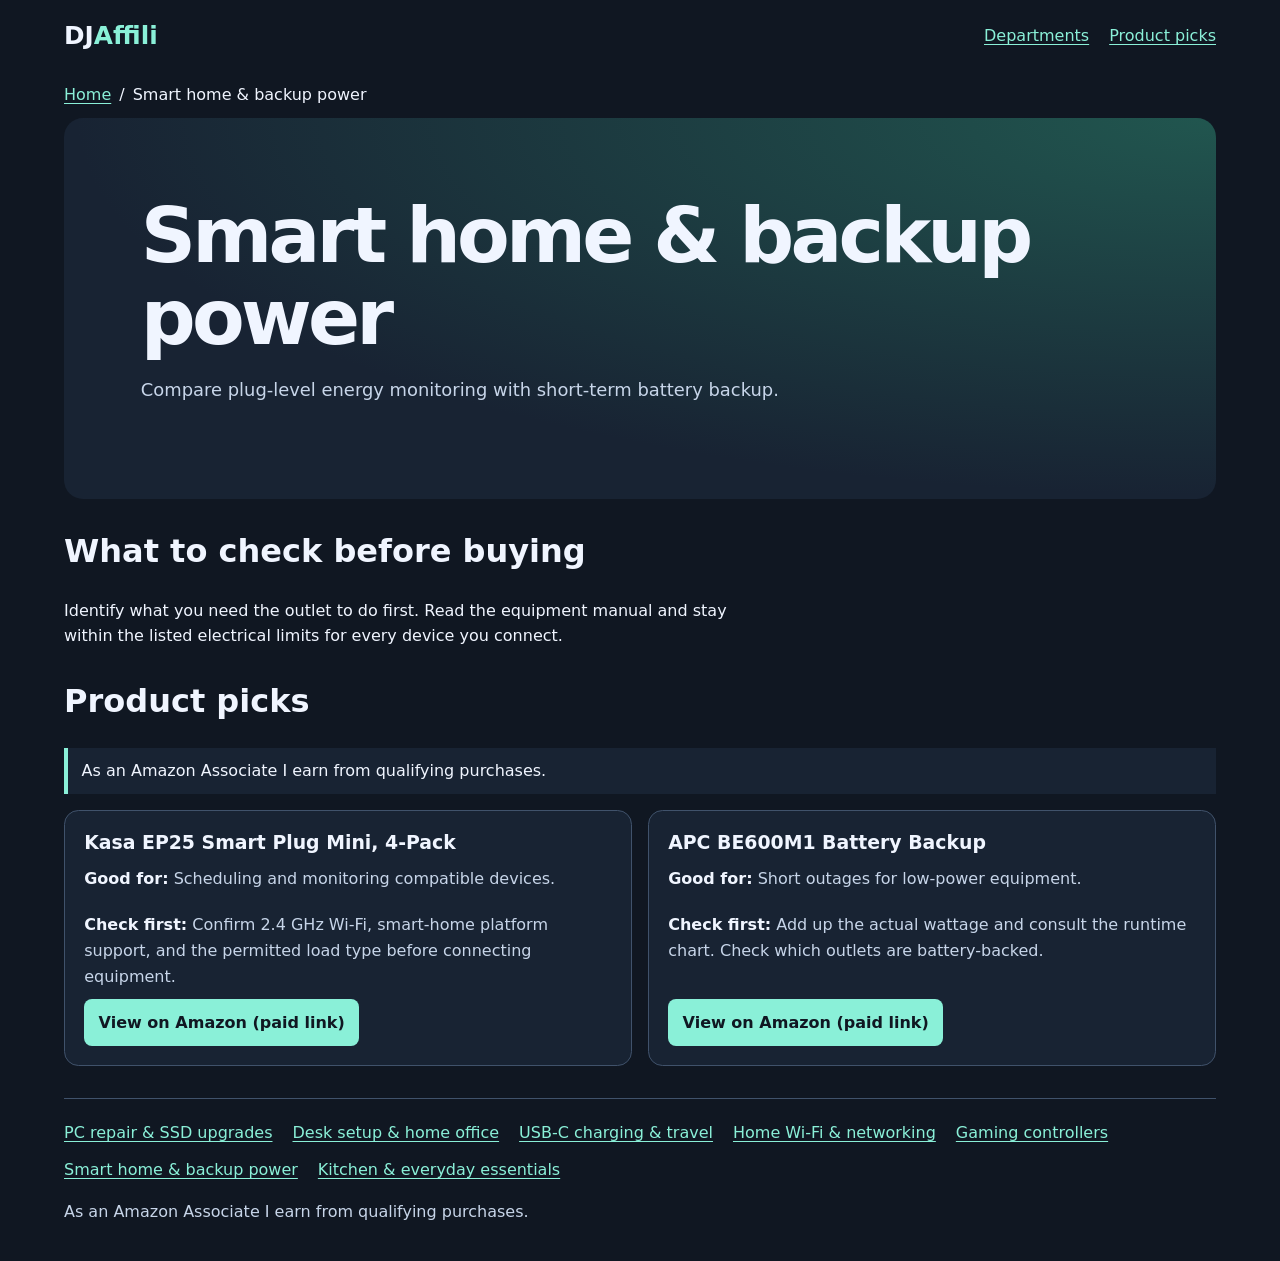
<file: shop/smart-home.html>
<!doctype html>
<html lang="en">
<head>
  <meta charset="utf-8">
  <meta name="viewport" content="width=device-width, initial-scale=1">
  <title>Smart home &amp; backup power | DJAffili</title>
  <meta name="description" content="Compare plug-level energy monitoring with short-term battery backup.">
  <link rel="canonical" href="https://djaffili.com/shop/smart-home.html">
  <meta property="og:type" content="website">
  <meta property="og:title" content="Smart home &amp; backup power | DJAffili">
  <meta property="og:description" content="Compare plug-level energy monitoring with short-term battery backup.">
  <meta property="og:url" content="https://djaffili.com/shop/smart-home.html">
  <link rel="stylesheet" href="/storefront.css">
  <script type="application/ld+json">{"@context":"https://schema.org","@type":"BreadcrumbList","itemListElement":[{"@type":"ListItem","position":1,"name":"Home","item":"https://djaffili.com/"},{"@type":"ListItem","position":2,"name":"Smart home & backup power","item":"https://djaffili.com/shop/smart-home.html"}]}</script>
</head>
<body>
  <a class="skip" href="#main">Skip to content</a>
  <header class="shell header">
    <a class="brand" href="/">DJ<span>Affili</span></a>
    <nav aria-label="Main"><a href="/#departments">Departments</a> <a href="#picks">Product picks</a></nav>
  </header>
  <main id="main" class="shell">
    <nav class="crumb" aria-label="Breadcrumb"><a href="/">Home</a> / <span aria-current="page">Smart home &amp; backup power</span></nav>
    <section class="hero">
      <h1>Smart home &amp; backup power</h1>
      <p>Compare plug-level energy monitoring with short-term battery backup.</p>
    </section>
    <section class="section" aria-labelledby="guide">
      <h2 id="guide">What to check before buying</h2>
      <p class="guide">Identify what you need the outlet to do first. Read the equipment manual and stay within the listed electrical limits for every device you connect.</p>
    </section>
    <section id="picks" class="section">
      <h2>Product picks</h2>
      <p class="disclosure">As an Amazon Associate I earn from qualifying purchases.</p>
      <div class="grid">
        <article class="card">
          <h3>Kasa EP25 Smart Plug Mini, 4-Pack</h3>
          <p><strong>Good for:</strong> Scheduling and monitoring compatible devices.</p>
          <p><strong>Check first:</strong> Confirm 2.4 GHz Wi-Fi, smart-home platform support, and the permitted load type before connecting equipment.</p>
          <a class="button" href="https://www.amazon.com/dp/B0B14C719T/ref=nosim?tag=djaffili-20" rel="sponsored">View on Amazon (paid link)</a>
        </article>
        <article class="card">
          <h3>APC BE600M1 Battery Backup</h3>
          <p><strong>Good for:</strong> Short outages for low-power equipment.</p>
          <p><strong>Check first:</strong> Add up the actual wattage and consult the runtime chart. Check which outlets are battery-backed.</p>
          <a class="button" href="https://www.amazon.com/dp/B01FWAZEIU/ref=nosim?tag=djaffili-20" rel="sponsored">View on Amazon (paid link)</a>
        </article>
      </div>
    </section>
  </main>
  <footer class="shell">
    <nav aria-label="Shop departments"><a href="/shop/pc-repair.html">PC repair &amp; SSD upgrades</a> <a href="/shop/desk-setup.html">Desk setup &amp; home office</a> <a href="/shop/charging.html">USB-C charging &amp; travel</a> <a href="/shop/home-networking.html">Home Wi-Fi &amp; networking</a> <a href="/shop/gaming.html">Gaming controllers</a> <a href="/shop/smart-home.html">Smart home &amp; backup power</a> <a href="/shop/kitchen.html">Kitchen &amp; everyday essentials</a></nav>
    <p>As an Amazon Associate I earn from qualifying purchases.</p>
  </footer>
</body>
</html>
</file>
<file: storefront.css>
:root { color-scheme: dark; background: #101722; color: #f0f5ff; font: 100%/1.6 system-ui, sans-serif; }
* { box-sizing: border-box; }
body { margin: 0; }
.shell { width: min(72rem, calc(100% - 2rem)); margin-inline: auto; }
.header, nav { display: flex; flex-wrap: wrap; align-items: center; gap: .75rem 1.25rem; }
.header { justify-content: space-between; min-height: 4.5rem; padding-block: .5rem; }
a { color: #8af0d8; text-underline-offset: .2em; }
a:focus-visible { outline: 3px solid #f6c978; outline-offset: 4px; }
.skip { position: absolute; transform: translateY(-140%); background: #101722; padding: .5rem; }
.skip:focus { transform: none; }
.brand { color: inherit; font-size: 1.55rem; font-weight: 850; text-decoration: none; }
.brand span { color: #8af0d8; }
.hero { background: radial-gradient(ellipse at top right,#21564f,transparent 70%), #182333; border-radius: 1.2rem; padding: clamp(1.35rem,6vw,5rem); }
.hero h1 { font-size: clamp(2.2rem,7vw,4.8rem); letter-spacing: -.05em; line-height: 1.06; margin: 0; }
.hero p, .guide { max-width: 66ch; }
.hero p { color: #c7d5e9; font-size: 1.12rem; }
h2 { margin-top: 0; font-size: clamp(1.45rem,4vw,2rem); line-height: 1.25; }
h3 { margin: 0; font-size: 1.18rem; line-height: 1.35; }
.section { margin-block: 2rem; }
.crumb { padding-block: .65rem; gap: .5rem; }
.grid { display: grid; grid-template-columns: repeat(auto-fit,minmax(min(100%,19rem),1fr)); gap: 1rem; }
.card { background: #182333; border: 1px solid #40526b; border-radius: .9rem; padding: 1.2rem; display: flex; flex-direction: column; align-items: flex-start; }
.card p { color: #c7d5e9; margin: .65rem 0; }
.card strong { color: #f0f5ff; }
.card .button { margin-top: auto; }
.button { display: inline-block; background: #8af0d8; color: #101722; padding: .65rem .9rem; border-radius: .5rem; font-weight: 750; text-decoration: none; }
.button:hover { background: #b4f9e8; text-decoration: underline; }
.disclosure { padding: .65rem .85rem; border-left: .3rem solid #8af0d8; background: #182333; }
footer { border-top: 1px solid #40526b; padding-block: 1.3rem; color: #c7d5e9; }
</file>
